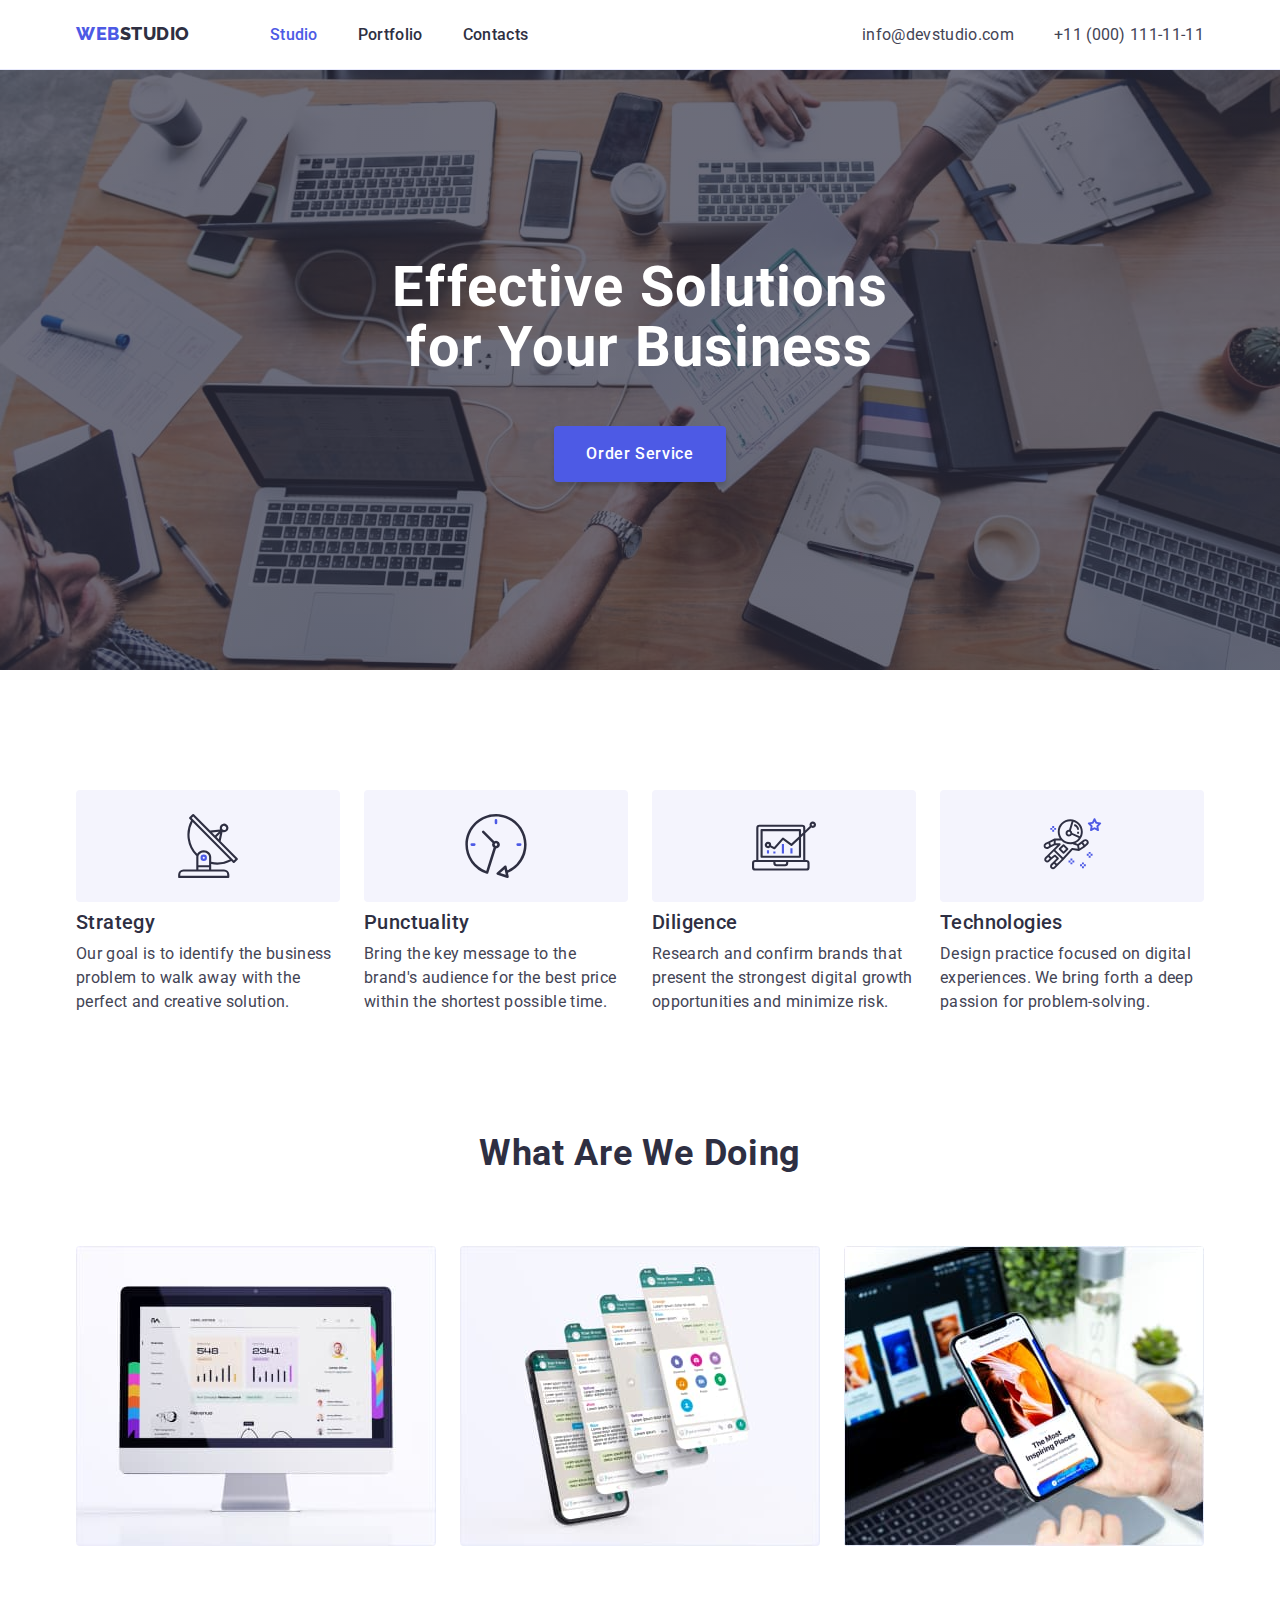
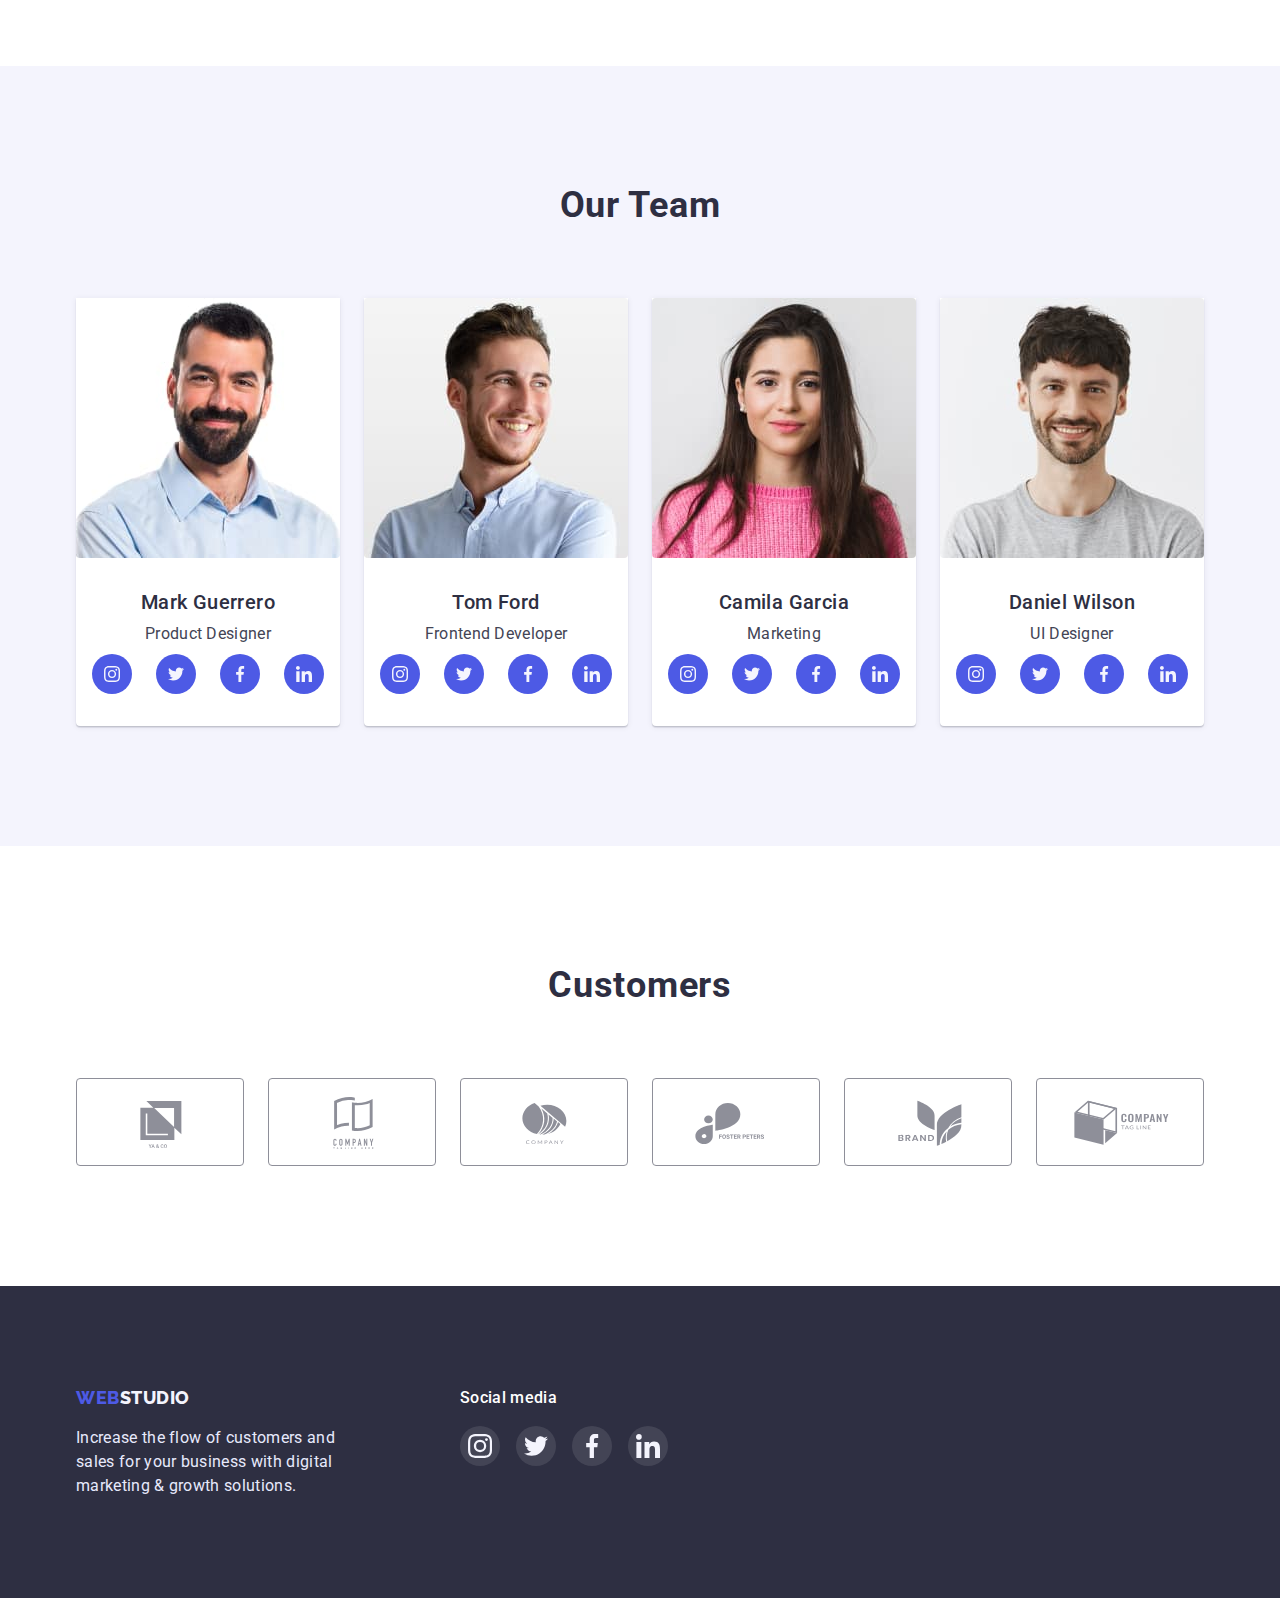
<file: index.html>
<!DOCTYPE html>
<html lang="en">
  <head>
    <meta charset="UTF-8" />
    <meta http-equiv="X-UA-Compatible" content="IE=edge" />
    <meta name="viewport" content="width=device-width, initial-scale=1.0" />
    <meta name="description" content="HomeWork Page" />
    <meta name="keywords" content="homework, Figma, GitHub" />
    <meta name="author" content="Dmytro Frolin" />
    <link rel="preconnect" href="https://fonts.googleapis.com" />
    <link rel="preconnect" href="https://fonts.gstatic.com" crossorigin />
    <link
      href="https://fonts.googleapis.com/css2?family=Raleway:ital,wght@0,800;1,800&family=Roboto:ital,wght@0,400;0,500;0,700;0,900;1,400;1,500;1,700;1,900&display=swap"
      rel="stylesheet"
    />
    <link
      rel="stylesheet"
      href="https://cdnjs.cloudflare.com/ajax/libs/modern-normalize/1.0.0/modern-normalize.min.css"
    />
    <link rel="stylesheet" href="./css/styles.css" />
    <title>Home</title>
  </head>
  <body>
    <header class="header">
      <div class="container">
        <nav>
          <a class="header__logo" href="./index.html"
            ><span class="header__logo--iris">Web</span>Studio</a
          >
          <ul class="menu">
            <li class="menu__list">
              <a class="menu__list-text current" href="./index.html">Studio</a>
            </li>
            <li class="menu__list">
              <a class="menu__list-text" href="./portfolio.html">Portfolio</a>
            </li>
            <li class="menu__list">
              <a class="menu__list-text" href="#">Contacts</a>
            </li>
          </ul>
        </nav>
        <address class="addres">
          <ul class="address__list">
            <li class="address__link">
              <a class="address__link-text" href="mailto:info@devstudio.com">info@devstudio.com</a>
            </li>
            <li class="address__link">
              <a class="address__link-text" href="tel:+110001111111">+11 (000) 111-11-11</a>
            </li>
          </ul>
        </address>
      </div>
    </header>
    <main>
      <section class="main-section">
        <div class="container">
          <h1 class="main-section__title">Effective Solutions for Your Business</h1>
          <button class="main-section__button" type="button">Order Service</button>
        </div>
      </section>
      <section class="section">
        <div class="container">
          <h2 class="visually-hidden">Features</h2>
          <ul class="features">
            <li class="features__item">
              <div class="features__wrapper">
                <svg class="features__icon" width="64" height="64">
                  <use href="./images/icons.svg#antenna"></use>
                </svg>
              </div>
              <h3 class="features__title">Strategy</h3>
              <p class="features__text">
                Our goal is to identify the business problem to walk away with the perfect and
                creative solution.
              </p>
            </li>
            <li class="features__item">
              <div class="features__wrapper">
                <svg class="features__icon" width="64" height="64">
                  <use href="./images/icons.svg#clock"></use>
                </svg>
              </div>
              <h3 class="features__title">Punctuality</h3>
              <p class="features__text">
                Bring the key message to the brand's audience for the best price within the shortest
                possible time.
              </p>
            </li>
            <li class="features__item">
              <div class="features__wrapper">
                <svg class="features__icon" width="64" height="64">
                  <use href="./images/icons.svg#diagram"></use>
                </svg>
              </div>
              <h3 class="features__title">Diligence</h3>
              <p class="features__text">
                Research and confirm brands that present the strongest digital growth opportunities
                and minimize risk.
              </p>
            </li>
            <li class="features__item">
              <div class="features__wrapper">
                <svg class="features__icon" width="64" height="64">
                  <use href="./images/icons.svg#astronaut"></use>
                </svg>
              </div>
              <h3 class="features__title">Technologies</h3>
              <p class="features__text">
                Design practice focused on digital experiences. We bring forth a deep passion for
                problem-solving.
              </p>
            </li>
          </ul>
        </div>
      </section>
      <section class="our-work section">
        <div class="container">
          <h2 class="our-work__title">What are we doing</h2>
          <ul class="our-work__list">
            <li class="our-work__item">
              <img
                src="./images/desktop.jpg"
                alt="Desktop version photo"
                class="our-work__image"
                width="360"
              />
            </li>
            <li class="our-work__item">
              <img
                src="./images/mobile.jpg"
                alt="Mobile version photo"
                class="our-work__image"
                width="360"
              />
            </li>
            <li class="our-work__item">
              <img
                src="./images/both.jpg"
                alt="Desktop and Mobile version photo"
                class="our-work__image"
                width="360"
              />
            </li>
          </ul>
        </div>
      </section>
      <section class="our-team section">
        <div class="container">
          <h2 class="our-team__title">Our team</h2>
          <ul class="our-team__list">
            <li class="our-team__item">
              <img
                src="./images/markguerrero.jpg"
                alt="Product Designer photo"
                class="our-team__image"
                width="264"
              />
              <div class="our-team__wrapper">
                <h3 class="our-team__subtitle">Mark Guerrero</h3>
                <p class="our-team__text">Product Designer</p>
                <ul class="logo__list">
                  <li class="logo__item">
                    <a class="logo__link" href="#">
                      <svg class="logo__icon" width="16" height="16">
                        <use href="./images/icons.svg#instagram"></use>
                      </svg>
                    </a>
                  </li>
                  <li class="logo__item">
                    <a class="logo__link" href="#">
                      <svg class="logo__icon" width="16" height="16">
                        <use href="./images/icons.svg#twitter"></use>
                      </svg>
                    </a>
                  </li>
                  <li class="logo__item">
                    <a class="logo__link" href="#">
                      <svg class="logo__icon" width="16" height="16">
                        <use href="./images/icons.svg#facebook"></use>
                      </svg>
                    </a>
                  </li>
                  <li class="logo__item">
                    <a class="logo__link" href="#">
                      <svg class="logo__icon" width="16" height="16">
                        <use href="./images/icons.svg#linkedin"></use>
                      </svg>
                    </a>
                  </li>
                </ul>
              </div>
            </li>
            <li class="our-team__item">
              <img
                src="./images/tomford.jpg"
                alt="Frontend Developer photo"
                class="our-team__image"
                width="264"
              />
              <div class="our-team__wrapper">
                <h3 class="our-team__subtitle">Tom Ford</h3>
                <p class="our-team__text">Frontend Developer</p>
                <ul class="logo__list">
                  <li class="logo__item">
                    <a class="logo__link" href="#">
                      <svg class="logo__icon" width="16" height="16">
                        <use href="./images/icons.svg#instagram"></use>
                      </svg>
                    </a>
                  </li>
                  <li class="logo__item">
                    <a class="logo__link" href="#">
                      <svg class="logo__icon" width="16" height="16">
                        <use href="./images/icons.svg#twitter"></use>
                      </svg>
                    </a>
                  </li>
                  <li class="logo__item">
                    <a class="logo__link" href="#">
                      <svg class="logo__icon" width="16" height="16">
                        <use href="./images/icons.svg#facebook"></use>
                      </svg>
                    </a>
                  </li>
                  <li class="logo__item">
                    <a class="logo__link" href="#">
                      <svg class="logo__icon" width="16" height="16">
                        <use href="./images/icons.svg#linkedin"></use>
                      </svg>
                    </a>
                  </li>
                </ul>
              </div>
            </li>
            <li class="our-team__item">
              <img
                src="./images/camilagarcia.jpg"
                alt="Marketing employee photo"
                class="our-team__image"
                width="264"
              />
              <div class="our-team__wrapper">
                <h3 class="our-team__subtitle">Camila Garcia</h3>
                <p class="our-team__text">Marketing</p>
                <ul class="logo__list">
                  <li class="logo__item">
                    <a class="logo__link" href="#">
                      <svg class="logo__icon" width="16" height="16">
                        <use href="./images/icons.svg#instagram"></use>
                      </svg>
                    </a>
                  </li>
                  <li class="logo__item">
                    <a class="logo__link" href="#">
                      <svg class="logo__icon" width="16" height="16">
                        <use href="./images/icons.svg#twitter"></use>
                      </svg>
                    </a>
                  </li>
                  <li class="logo__item">
                    <a class="logo__link" href="#">
                      <svg class="logo__icon" width="16" height="16">
                        <use href="./images/icons.svg#facebook"></use>
                      </svg>
                    </a>
                  </li>
                  <li class="logo__item">
                    <a class="logo__link" href="#">
                      <svg class="logo__icon" width="16" height="16">
                        <use href="./images/icons.svg#linkedin"></use>
                      </svg>
                    </a>
                  </li>
                </ul>
              </div>
            </li>
            <li class="our-team__item">
              <img
                src="./images/danielwilson.jpg"
                alt="UI Designer photo"
                class="our-team__image"
                width="264"
              />
              <div class="our-team__wrapper">
                <h3 class="our-team__subtitle">Daniel Wilson</h3>
                <p class="our-team__text">UI Designer</p>
                <ul class="logo__list">
                  <li class="logo__item">
                    <a class="logo__link" href="#">
                      <svg class="logo__icon" width="16" height="16">
                        <use href="./images/icons.svg#instagram"></use>
                      </svg>
                    </a>
                  </li>
                  <li class="logo__item">
                    <a class="logo__link" href="#">
                      <svg class="logo__icon" width="16" height="16">
                        <use href="./images/icons.svg#twitter"></use>
                      </svg>
                    </a>
                  </li>
                  <li class="logo__item">
                    <a class="logo__link" href="#">
                      <svg class="logo__icon" width="16" height="16">
                        <use href="./images/icons.svg#facebook"></use>
                      </svg>
                    </a>
                  </li>
                  <li class="logo__item">
                    <a class="logo__link" href="#">
                      <svg class="logo__icon" width="16" height="16">
                        <use href="./images/icons.svg#linkedin"></use>
                      </svg>
                    </a>
                  </li>
                </ul>
              </div>
            </li>
          </ul>
        </div>
      </section>
      <section class="section customers">
        <div class="container">
          <h2 class="customers__title">customers</h2>
          <ul class="customers__list">
            <li class="customers__item">
              <a class="customers__link" href="#">
                <svg class="customer__icon" width="104" height="56">
                  <use href="./images/icons.svg#logo-1"></use>
                </svg>
              </a>
            </li>
            <li class="customers__item">
              <a class="customers__link" href="#">
                <svg class="customer__icon" width="104" height="56">
                  <use href="./images/icons.svg#logo-2"></use>
                </svg>
              </a>
            </li>
            <li class="customers__item">
              <a class="customers__link" href="#">
                <svg class="customer__icon" width="104" height="56">
                  <use href="./images/icons.svg#logo-3"></use>
                </svg>
              </a>
            </li>
            <li class="customers__item">
              <a class="customers__link" href="#">
                <svg class="customer__icon" width="104" height="56">
                  <use href="./images/icons.svg#logo-4"></use>
                </svg>
              </a>
            </li>
            <li class="customers__item">
              <a class="customers__link" href="#">
                <svg class="customer__icon" width="104" height="56">
                  <use href="./images/icons.svg#logo-5"></use>
                </svg>
              </a>
            </li>
            <li class="customers__item">
              <a class="customers__link" href="#">
                <svg class="customer__icon" width="104" height="56">
                  <use href="./images/icons.svg#logo-6"></use>
                </svg>
              </a>
            </li>
          </ul>
        </div>
      </section>
    </main>
    <footer class="footer">
      <div class="container">
        <div class="wrapper--first">
          <a class="footer__logo" href="./index.html">
            <span class="footer__logo--iris">Web</span>Studio
          </a>
          <p class="footer__text">
            Increase the flow of customers and sales for your business with digital marketing &
            growth solutions.
          </p>
        </div>
        <div class="wrapper--second">
          <p class="footer-icon__text">Social media</p>
          <ul class="footer-icon__list">
            <li class="footer-icon__item">
              <a class="footer-icon__link" href="#">
                <svg class="footer-icon__icon" width="24" height="24">
                  <use href="./images/icons.svg#instagram-2"></use>
                </svg>
              </a>
            </li>
            <li class="footer-icon__item">
              <a class="footer-icon__link" href="#">
                <svg class="footer-icon__icon" width="24" height="24">
                  <use href="./images/icons.svg#twitter-2"></use>
                </svg>
              </a>
            </li>
            <li class="footer-icon__item">
              <a class="footer-icon__link" href="#">
                <svg class="footer-icon__icon" width="24" height="24">
                  <use href="./images/icons.svg#facebook-2"></use>
                </svg>
              </a>
            </li>
            <li class="footer-icon__item">
              <a class="footer-icon__link" href="#">
                <svg class="footer-icon__icon" width="24" height="24">
                  <use href="./images/icons.svg#linkedin-2"></use>
                </svg>
              </a>
            </li>
          </ul>
        </div>
      </div>
    </footer>
  </body>
</html>
</file>
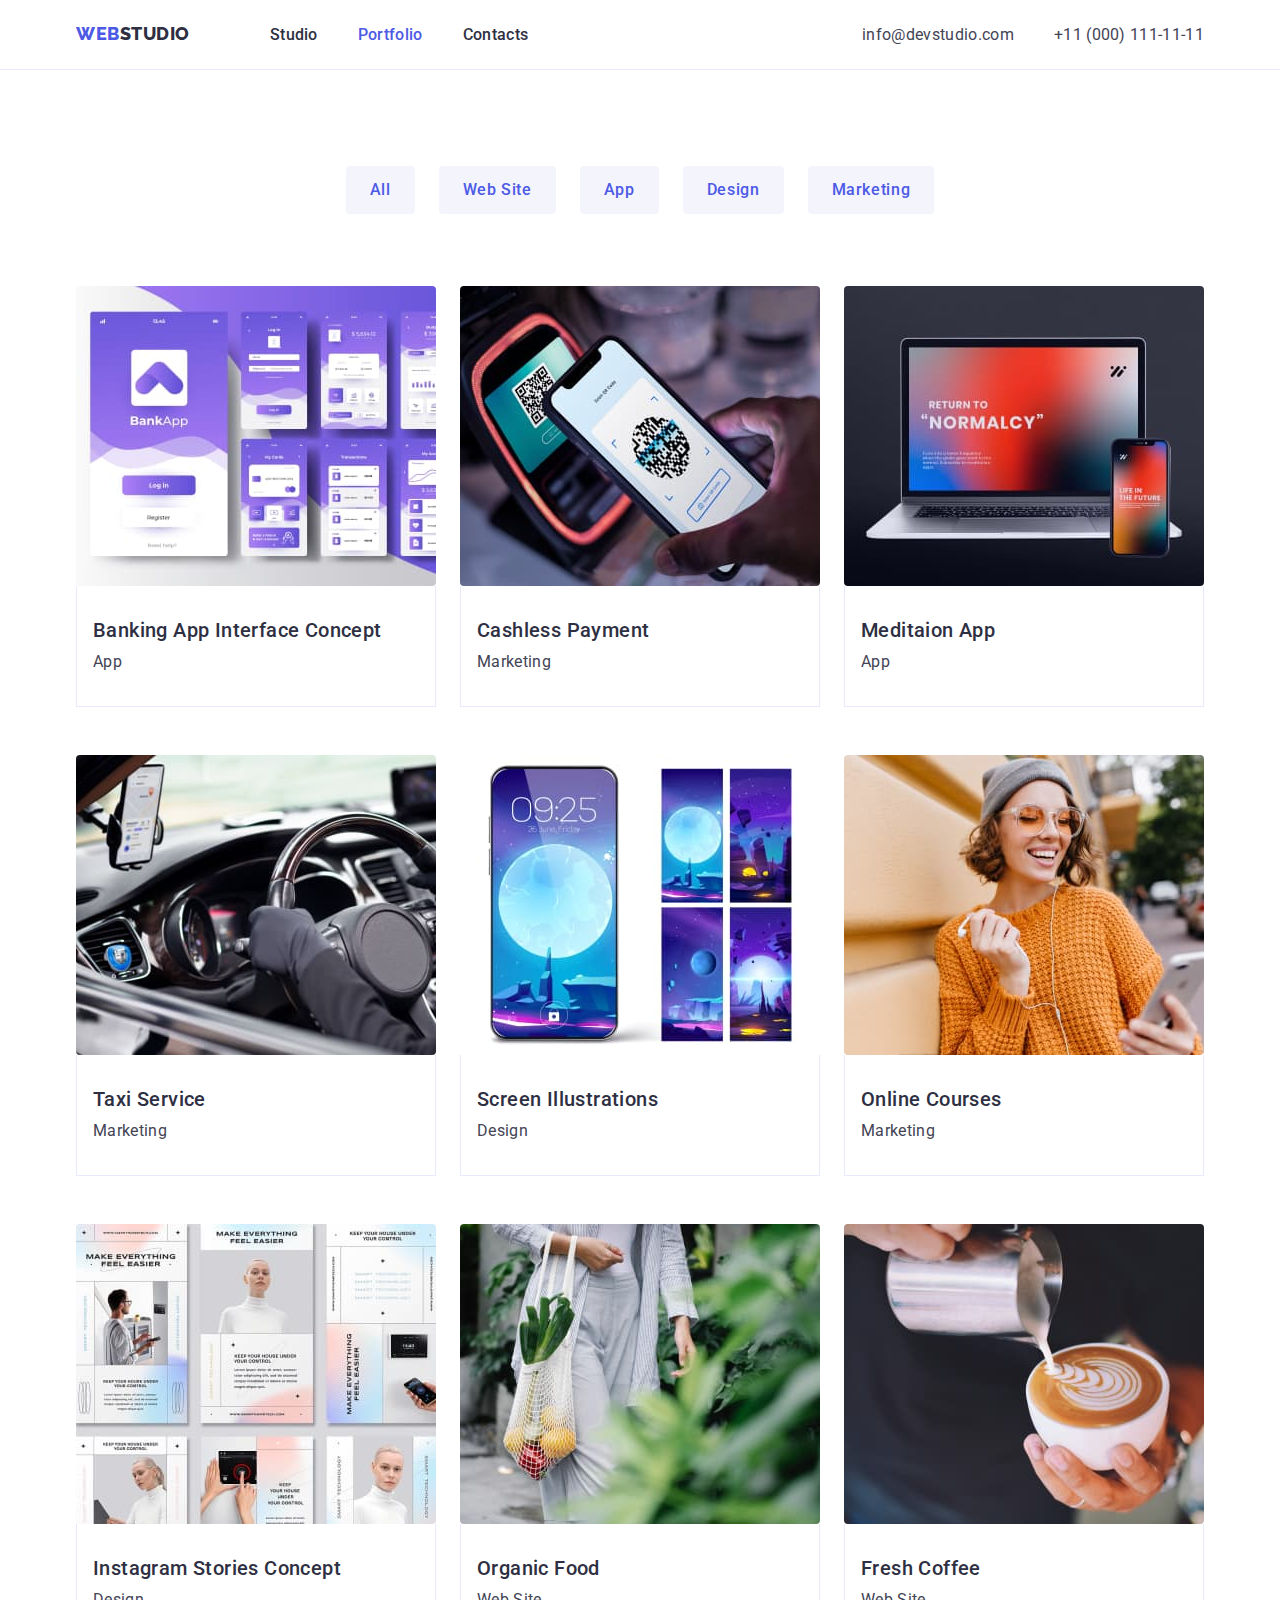
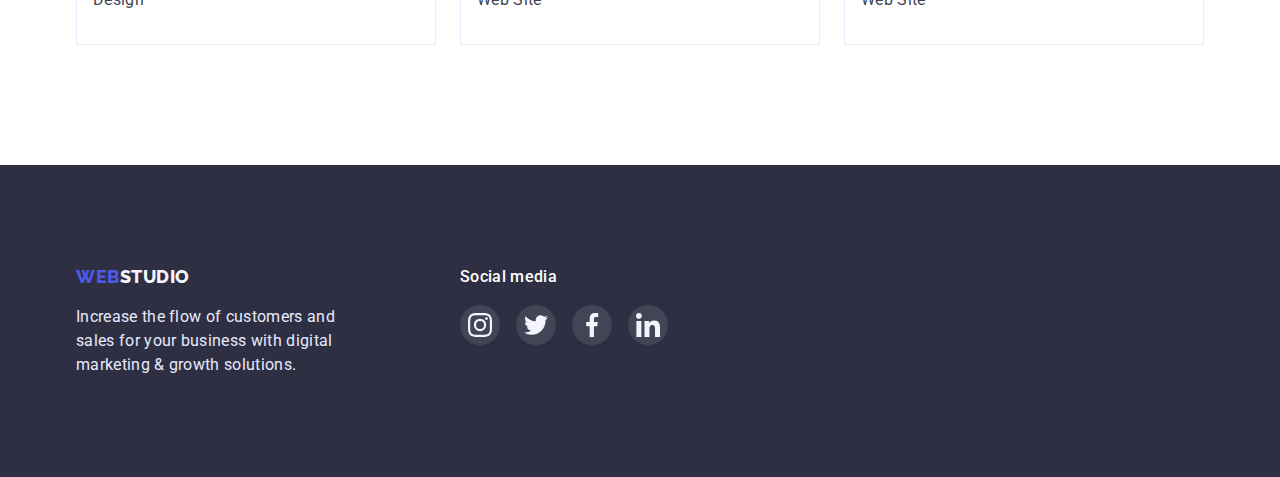
<file: portfolio.html>
<!DOCTYPE html>
<html lang="en">
  <head>
    <meta charset="UTF-8" />
    <meta http-equiv="X-UA-Compatible" content="IE=edge" />
    <meta name="viewport" content="width=device-width, initial-scale=1.0" />
    <meta name="description" content="HomeWork Page" />
    <meta name="keywords" content="homework, Figma, GitHub" />
    <meta name="author" content="Dmytro Frolin" />
    <link rel="preconnect" href="https://fonts.googleapis.com" />
    <link rel="preconnect" href="https://fonts.gstatic.com" crossorigin />
    <link
      href="https://fonts.googleapis.com/css2?family=Raleway:ital,wght@0,800;1,800&family=Roboto:ital,wght@0,400;0,500;0,700;0,900;1,400;1,500;1,700;1,900&display=swap"
      rel="stylesheet"
    />
    <link
      rel="stylesheet"
      href="https://cdnjs.cloudflare.com/ajax/libs/modern-normalize/1.0.0/modern-normalize.min.css"
    />
    <link rel="stylesheet" href="./css/styles.css" />
    <title>Portfolio</title>
  </head>
  <body>
    <header class="header">
      <div class="container">
        <nav>
          <a class="header__logo" href="./index.html"
            ><span class="header__logo--iris">Web</span>Studio</a
          >
          <ul class="menu">
            <li class="menu__list">
              <a class="menu__list-text" href="./index.html">Studio</a>
            </li>
            <li class="menu__list">
              <a class="menu__list-text current" href="./portfolio.html">Portfolio</a>
            </li>
            <li class="menu__list">
              <a class="menu__list-text" href="#">Contacts</a>
            </li>
          </ul>
        </nav>
        <address class="addres">
          <ul class="address__list">
            <li class="address__link">
              <a class="address__link-text" href="mailto:info@devstudio.com">info@devstudio.com</a>
            </li>
            <li class="address__link">
              <a class="address__link-text" href="tel:+110001111111">+11 (000) 111-11-11</a>
            </li>
          </ul>
        </address>
      </div>
    </header>
    <main>
      <section class="portfolio">
        <div class="container">
          <h1 class="visually-hidden">Portfolio</h1>
          <ul class="filter">
            <li>
              <button class="filter__button" type="button">All</button>
            </li>
            <li>
              <button class="filter__button" type="button">Web Site</button>
            </li>
            <li>
              <button class="filter__button" type="button">App</button>
            </li>
            <li>
              <button class="filter__button" type="button">Design</button>
            </li>
            <li>
              <button class="filter__button" type="button">Marketing</button>
            </li>
          </ul>
          <ul class="portfolio__list">
            <li class="portfolio__item">
              <a class="portfolio__link" href="#">
                <img
                  class="portfolio__image"
                  src="./images/bankingapp.jpg"
                  alt="Banking app"
                  width="360"
                />
                <div class="portfolio__wrapper">
                  <h2 class="portfolio__subtitle">Banking App Interface Concept</h2>
                  <p class="portfolio__text">App</p>
                </div>
              </a>
            </li>
            <li class="portfolio__item">
              <a class="portfolio__link" href="#">
                <img
                  class="portfolio__image"
                  src="./images/cashlesspayment.jpg"
                  alt="Cashless payment"
                  width="360"
                />
                <div class="portfolio__wrapper">
                  <h2 class="portfolio__subtitle">Cashless Payment</h2>
                  <p class="portfolio__text">Marketing</p>
                </div>
              </a>
            </li>
            <li class="portfolio__item">
              <a class="portfolio__link" href="#">
                <img
                  class="portfolio__image"
                  src="./images/mediationapp.jpg"
                  alt="Mediation app"
                  width="360"
                />
                <div class="portfolio__wrapper">
                  <h2 class="portfolio__subtitle">Meditaion App</h2>
                  <p class="portfolio__text">App</p>
                </div>
              </a>
            </li>
            <li class="portfolio__item">
              <a class="portfolio__link" href="#">
                <img
                  class="portfolio__image"
                  src="./images/taxiservice.jpg"
                  alt="Taxi service"
                  width="360"
                />
                <div class="portfolio__wrapper">
                  <h2 class="portfolio__subtitle">Taxi Service</h2>
                  <p class="portfolio__text">Marketing</p>
                </div>
              </a>
            </li>
            <li class="portfolio__item">
              <a class="portfolio__link" href="#">
                <img
                  class="portfolio__image"
                  src="./images/screenillustrations.jpg"
                  alt="Screen Illustrations"
                  width="360"
                />
                <div class="portfolio__wrapper">
                  <h2 class="portfolio__subtitle">Screen Illustrations</h2>
                  <p class="portfolio__text">Design</p>
                </div>
              </a>
            </li>
            <li class="portfolio__item">
              <a class="portfolio__link" href="#">
                <img
                  class="portfolio__image"
                  src="./images/onlinecourses.jpg"
                  alt="Online courses"
                  width="360"
                />
                <div class="portfolio__wrapper">
                  <h2 class="portfolio__subtitle">Online Courses</h2>
                  <p class="portfolio__text">Marketing</p>
                </div>
              </a>
            </li>
            <li class="portfolio__item">
              <a class="portfolio__link" href="#">
                <img
                  class="portfolio__image"
                  src="./images/instagramstories.jpg"
                  alt="Instagram stories concept"
                  width="360"
                />
                <div class="portfolio__wrapper">
                  <h2 class="portfolio__subtitle">Instagram Stories Concept</h2>
                  <p class="portfolio__text">Design</p>
                </div>
              </a>
            </li>
            <li class="portfolio__item">
              <a class="portfolio__link" href="#">
                <img
                  class="portfolio__image"
                  src="./images/organicfood.jpg"
                  alt="Organic food"
                  width="360"
                />
                <div class="portfolio__wrapper">
                  <h2 class="portfolio__subtitle">Organic Food</h2>
                  <p class="portfolio__text">Web Site</p>
                </div>
              </a>
            </li>
            <li class="portfolio__item">
              <a class="portfolio__link" href="#">
                <img
                  class="portfolio__image"
                  src="./images/freshcoffee.jpg"
                  alt="Fresh coffee"
                  width="360"
                />
                <div class="portfolio__wrapper">
                  <h2 class="portfolio__subtitle">Fresh Coffee</h2>
                  <p class="portfolio__text">Web Site</p>
                </div>
              </a>
            </li>
          </ul>
        </div>
      </section>
    </main>
    <footer class="footer">
      <div class="container">
        <div class="wrapper--first">
          <a class="footer__logo" href="./index.html">
            <span class="footer__logo--iris">Web</span>Studio
          </a>
          <p class="footer__text">
            Increase the flow of customers and sales for your business with digital marketing &
            growth solutions.
          </p>
        </div>
        <div class="wrapper--second">
          <p class="footer-icon__text">Social media</p>
          <ul class="footer-icon__list">
            <li class="footer-icon__item">
              <a class="footer-icon__link" href="#">
                <svg class="footer-icon__icon" width="24" height="24">
                  <use href="./images/icons.svg#instagram-2"></use>
                </svg>
              </a>
            </li>
            <li class="footer-icon__item">
              <a class="footer-icon__link" href="#">
                <svg class="footer-icon__icon" width="24" height="24">
                  <use href="./images/icons.svg#twitter-2"></use>
                </svg>
              </a>
            </li>
            <li class="footer-icon__item">
              <a class="footer-icon__link" href="#">
                <svg class="footer-icon__icon" width="24" height="24">
                  <use href="./images/icons.svg#facebook-2"></use>
                </svg>
              </a>
            </li>
            <li class="footer-icon__item">
              <a class="footer-icon__link" href="#">
                <svg class="footer-icon__icon" width="24" height="24">
                  <use href="./images/icons.svg#linkedin-2"></use>
                </svg>
              </a>
            </li>
          </ul>
        </div>
      </div>
    </footer>
  </body>
</html>
</file>
<file: css/styles.css>
:root {
  --color__iris: #4d5ae5;
  --color__ocean: #404bbf;
  --color__navy-blue: #2e2f42;
  --color__green: #31d0aa;
  --color__slate: #434455;
  --color__light-slate: #8e8f99;
  --color__cornflower: #e7e9fc;
  --color__cloud: #f4f4fd;
  --color__navy-blue-modal: #2e2f42;
  --color__grey: #2e2f42;
  --color__white: #ffffff;
  --font__primary: 'Roboto';
  --font__secondary: 'Raleway';
}

/* Reset */
h1,
h2,
h3,
h4,
h5,
h6,
p {
  margin: 0;
}
img {
  display: block;
  cursor: pointer;
  border: none;
  border-radius: 4px;
}
button {
  display: block;
  cursor: pointer;
  border: none;
  border-radius: 4px;
}
ul,
ol {
  list-style: none;
  margin: 0;
  padding-left: 0;
}
a {
  text-decoration: none;
}

body {
  font-family: var(--font__primary, 'Arial', sans-serif);
  color: var(--color__slate);
  background-color: var(--color__white);
  font-size: 16px;
}
.container {
  width: 100%;
  max-width: 1158px;
  padding-left: 15px;
  padding-right: 15px;
  margin: 0 auto;
}
.section {
  padding-top: 120px;
}

/* hidden elements class */
.visually-hidden {
  position: absolute;
  white-space: nowrap;
  width: 1px;
  height: 1px;
  overflow: hidden;
  border: 0;
  padding: 0;
  clip: rect(0 0 0 0);
  clip-path: inset(50%);
  margin: -1px;
}

/* Header */
.header {
  border-bottom: 1px solid var(--color__cornflower);
}
.header .container {
  display: flex;
  align-items: center;
}
.header__logo {
  margin-right: 76px;
  font-family: var(--font__secondary, 'Arial', sans-serif);
  font-weight: 800;
  font-size: 18px;
  line-height: 1.33;
  letter-spacing: 0.03em;
  text-transform: uppercase;
  color: var(--color__navy-blue);
}
.header__logo--iris {
  color: var(--color__iris);
}
.menu {
  display: inline-flex;
}
.menu__list {
  margin-right: 40px;
}
.menu__list:last-child {
  margin-right: 0;
}
.menu__list-text {
  display: inline-block;
  padding-top: 24px;
  padding-bottom: 24px;
  font-weight: 500;
  line-height: 1.33;
  letter-spacing: 0.02em;
  color: var(--color__navy-blue);
}
.menu__list-text:hover,
.menu__list-text:focus {
  color: var(--color__ocean);
}
.current {
  color: var(--color__iris);
}
.addres {
  margin-left: auto;
}
.address__list {
  display: flex;
}
.address__link {
  margin-right: 40px;
}
.address__link:last-child {
  margin-right: 0;
}
.address__link-text {
  line-height: 1.5;
  letter-spacing: 0.02em;
  color: var(--color__slate);
  font-style: normal;
}
.address__link-text:hover,
.address__link-text:focus {
  color: var(--color__ocean);
}

/* Footer */
.footer {
  padding-top: 100px;
  padding-bottom: 100px;
  background-color: var(--color__navy-blue);
}
.footer .container {
  display: flex;
}
.wrapper--first {
  margin-right: 120px;
}
.footer__logo {
  display: block;
  margin-bottom: 16px;
  font-family: var(--font__secondary, 'Arial', sans-serif);
  font-weight: 800;
  font-size: 18px;
  line-height: 1.33;
  letter-spacing: 0.03em;
  text-transform: uppercase;
  color: var(--color__cloud);
}
.footer__logo--iris {
  color: var(--color__iris);
}
.footer__text {
  width: 264px;
  line-height: 1.5;
  letter-spacing: 0.02em;
  color: var(--color__cornflower);
}
.footer-icon__text {
  margin-bottom: 16px;
  font-weight: 500;
  font-size: 16px;
  line-height: 1.5;
  letter-spacing: 0.02em;
  color: var(--color__white);
}
.footer-icon__list {
  display: flex;
  gap: 16px;
}
.footer-icon__link {
  display: flex;
  justify-content: center;
  align-items: center;
  width: 40px;
  height: 40px;
  background-color: rgba(255, 255, 255, 0.1);
  border-radius: 50%;
}
.footer-icon__link:hover,
.footer-icon__link:focus {
  background-color: var(--color__green);
}

/* Main section */
.main-section {
  padding-top: 188px;
  padding-bottom: 188px;
  margin: 0 auto;
  background-image: linear-gradient(rgba(46, 47, 66, 0.7), rgba(46, 47, 66, 0.7)),
    url(../images/people.jpg);
  background-size: cover;
  background-repeat: no-repeat;
  max-width: 1440px;
  height: 600px;
  background-color: var(--color__navy-blue);
}
.main-section__title {
  width: 500px;
  margin: 0 auto 48px auto;
  font-weight: 700;
  font-size: 56px;
  line-height: 1.07;
  text-align: center;
  letter-spacing: 0.02em;
  color: var(--color__white);
}
.main-section__button {
  margin: 0 auto;
  background-color: var(--color__iris);
  box-shadow: 0px 4px 4px rgba(0, 0, 0, 0.15);
  border-color: transparent;
  font-weight: 500;
  line-height: 1.5;
  letter-spacing: 0.04em;
  color: var(--color__white);
  padding: 16px 32px;
  font-family: inherit;
  font-size: 16px;
}
.main-section__button:active,
.main-section__button:focus,
.main-section__button:hover {
  background-color: var(--color__ocean);
  box-shadow: 0px 3px 1px rgba(0, 0, 0, 0.1), 0px 2px 1px rgba(0, 0, 0, 0.08),
    0px 2px 2px rgba(0, 0, 0, 0.12);
  color: var(--color__white);
}

/* Features section */
.features {
  display: flex;
  gap: 24px;
}
.features__wrapper {
  display: inline-flex;
  justify-content: center;
  align-items: center;
  width: 100%;
  height: 112px;
  margin-bottom: 8px;
  background-color: var(--color__cloud);
  border-radius: 4px;
}
.features__title {
  margin-bottom: 8px;
  font-weight: 500;
  font-size: 20px;
  line-height: 1.2;
  letter-spacing: 0.02em;
  color: var(--color__navy-blue);
}
.features__text {
  width: 264px; /*  otherwise, all blocks will be with different sizes, 
                    not per Figma */
  line-height: 1.5;
  letter-spacing: 0.02em;
  font-size: 16px;
}

/* What are we doing */
.our-work {
  padding-bottom: 120px;
}
.our-work__title {
  margin-bottom: 72px;
  font-weight: 700;
  font-size: 36px;
  line-height: 1.11;
  text-align: center;
  letter-spacing: 0.02em;
  text-transform: capitalize;
  color: var(--color__navy-blue);
}
.our-work__list {
  display: flex;
  justify-content: space-between;
}

/* Our team */
.our-team {
  padding-bottom: 120px;
  background-color: var(--color__cloud);
}
.our-team__title {
  margin-bottom: 72px;
  font-weight: 700;
  font-size: 36px;
  line-height: 1.11;
  text-align: center;
  letter-spacing: 0.02em;
  text-transform: capitalize;
  color: var(--color__navy-blue);
}
.our-team__list {
  display: flex;
  gap: 24px;
}
.our-team__item {
  background-color: var(--color__white);
  box-shadow: 0px 1px 6px rgba(46, 47, 66, 0.08), 0px 1px 1px rgba(46, 47, 66, 0.16),
    0px 2px 1px rgba(46, 47, 66, 0.08);
  border-radius: 0px 0px 4px 4px;
}
.our-team__subtitle {
  margin-bottom: 8px;
  font-weight: 500;
  font-size: 20px;
  line-height: 1.2;
  text-align: center;
  letter-spacing: 0.02em;
  color: var(--color__navy-blue);
}
.our-team__text {
  margin-bottom: 8px;
  line-height: 1.5;
  text-align: center;
  letter-spacing: 0.02em;
}
.our-team__wrapper {
  padding-top: 32px;
  padding-bottom: 32px;
}
.logo__list {
  display: flex;
  justify-content: center;
  gap: 24px;
}
.logo__link {
  display: flex;
  justify-content: center;
  align-items: center;
  width: 40px;
  height: 40px;
  background-color: var(--color__iris);
  border-radius: 50%;
}
.logo__link:hover,
.logo__link:focus {
  background-color: var(--color__ocean);
}

/* Customers */
.customers {
  padding-top: 120px;
  padding-bottom: 120px;
}
.customers__title {
  margin-bottom: 72px;
  font-weight: 700;
  font-size: 36px;
  line-height: 1.11;
  text-align: center;
  letter-spacing: 0.02em;
  text-transform: capitalize;
  color: var(--color__navy-blue);
}
.customers__list {
  display: flex;
  gap: 24px;
}
.customers__link {
  display: flex;
  justify-content: center;
  align-items: center;
  width: 168px;
  height: 88px;
  border: 1px solid currentColor;
  border-radius: 4px;
  color: var(--color__light-slate);
}
.customers__link:hover,
.customers__link:focus {
  color: var(--color__ocean);
}
.customer__icon {
  fill: currentColor;
}

/* Portfolio */
.portfolio {
  padding-top: 96px;
  padding-bottom: 120px;
}
.filter {
  display: flex;
  gap: 24px;
  margin-bottom: 72px;
  justify-content: center;
}
.filter__button {
  box-sizing: border-box;
  background-color: var(--color__cloud);
  font-weight: 500;
  line-height: 1.5;
  text-align: center;
  letter-spacing: 0.04em;
  color: var(--color__iris);
  padding: 12px 24px;
  font-family: inherit;
  font-size: 16px;
}
.filter__button:active,
.filter__button:focus,
.filter__button:hover {
  background-color: var(--color__ocean);
  box-shadow: 0px 3px 1px rgba(0, 0, 0, 0.1), 0px 2px 1px rgba(0, 0, 0, 0.08),
    0px 2px 2px rgba(0, 0, 0, 0.12);
  color: var(--color__white);
  border-color: transparent;
}
.portfolio__list {
  display: flex;
  flex-wrap: wrap;
  gap: 48px 24px;
}
.portfolio__item {
  width: 360px;
}
.portfolio__subtitle {
  margin-bottom: 8px;
  font-weight: 500;
  font-size: 20px;
  line-height: 1.2;
  letter-spacing: 0.02em;
  color: var(--color__navy-blue);
}
.portfolio__text {
  line-height: 1.5;
  letter-spacing: 0.02em;
  color: var(--color__slate);
}
.portfolio__wrapper {
  padding: 32px 16px;
  border-right: 1px solid var(--color__cornflower);
  border-bottom: 1px solid var(--color__cornflower);
  border-left: 1px solid var(--color__cornflower);
}
.portfolio__link {
  display: block;
}
.portfolio__link:hover,
.portfolio__link:focus {
  box-shadow: 0px 1px 6px rgba(46, 47, 66, 0.08), 0px 1px 1px rgba(46, 47, 66, 0.16),
    0px 2px 1px rgba(46, 47, 66, 0.08);
}
</file>
